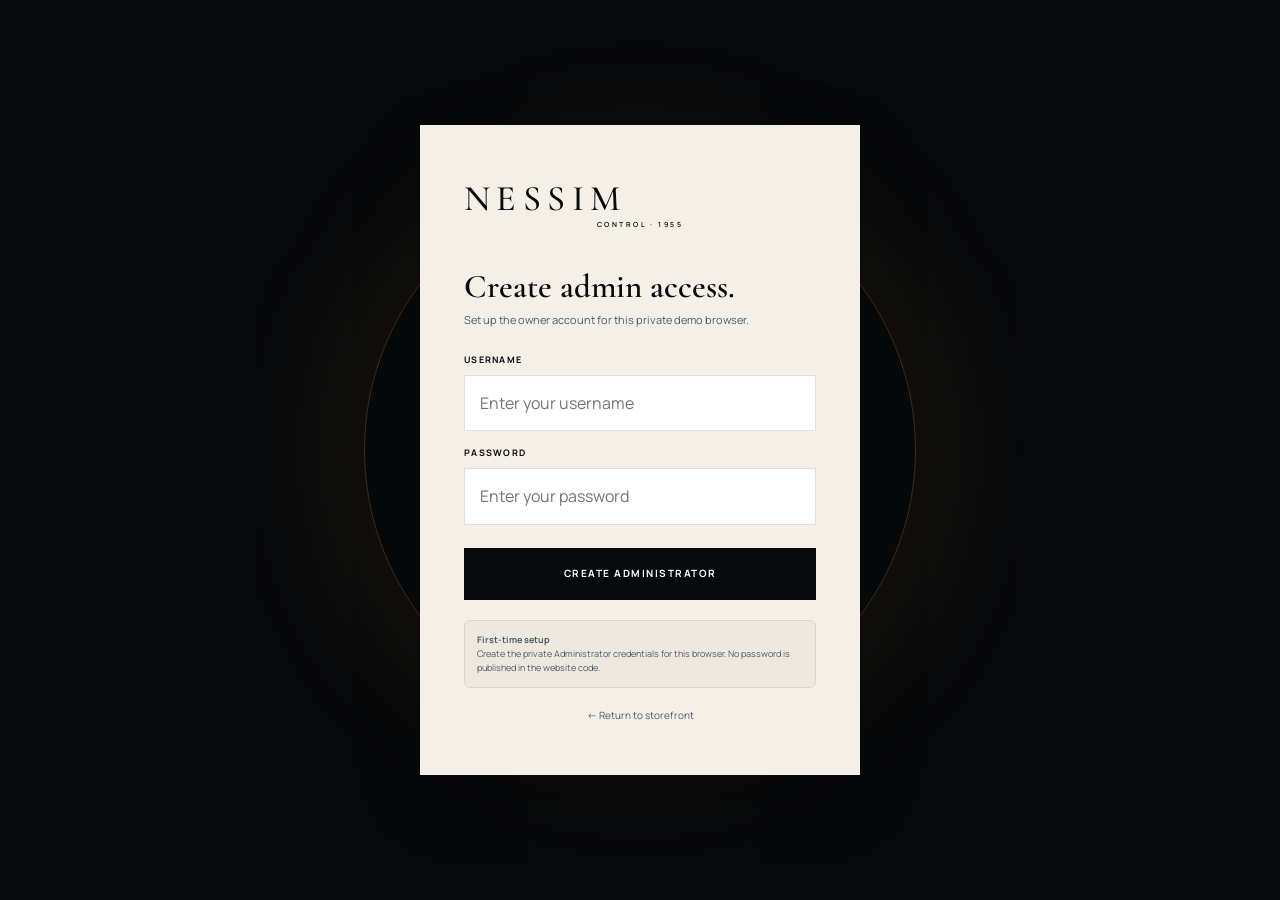
<file: admin-login.html>
<!doctype html><html lang="en"><head><meta charset="utf-8"><meta name="viewport" content="width=device-width,initial-scale=1"><meta name="theme-color" content="#08090b"><title>Staff Login — NESSIM</title><link rel="stylesheet" href="assets/styles.css"></head><body><main class="auth-page"><section class="login-card"><a class="login-brand" href="index.html">NESSIM<small>CONTROL · 1955</small></a><h1 data-title>Welcome back.</h1><p data-subtitle>Secure access for NESSIM administrators and catalog staff.</p><div class="login-error" data-error>Incorrect username or password.</div><form data-login><div class="field"><label>Username</label><input name="username" required autocomplete="username" placeholder="Enter your username"></div><div class="field"><label>Password</label><input name="password" required type="password" minlength="8" autocomplete="current-password" placeholder="Enter your password"></div><button class="button" data-submit style="width:100%;margin-top:8px">Sign in securely</button></form><div class="permission-note" data-note style="display:none;margin-top:20px;color:var(--slate);background:#eee9df;border-color:#ddd4c6"><b>First-time setup</b><br>Create the private Administrator credentials for this browser. No password is published in the website code.</div><a class="back-link" href="index.html">← Return to storefront</a></section></main><script>
async function hash(v){const b=await crypto.subtle.digest('SHA-256',new TextEncoder().encode(v));return [...new Uint8Array(b)].map(x=>x.toString(16).padStart(2,'0')).join('')}
const firstRun=!JSON.parse(localStorage.getItem('nessim_users')||'[]').length;if(firstRun){document.querySelector('[data-title]').textContent='Create admin access.';document.querySelector('[data-subtitle]').textContent='Set up the owner account for this private demo browser.';document.querySelector('[data-submit]').textContent='Create administrator';document.querySelector('[data-note]').style.display='block'}
document.querySelector('[data-login]').onsubmit=async e=>{e.preventDefault();const f=new FormData(e.target),username=f.get('username').trim().toLowerCase(),passwordHash=await hash(f.get('password'));let users=JSON.parse(localStorage.getItem('nessim_users')||'[]'),user;if(!users.length){user={id:'U-001',name:'NESSIM Administrator',username,role:'Administrator',passwordHash,active:true};users=[user];localStorage.setItem('nessim_users',JSON.stringify(users))}else user=users.find(x=>x.username.toLowerCase()===username&&x.passwordHash===passwordHash&&x.active);if(!user){document.querySelector('[data-error]').classList.add('show');return}const session={id:user.id,name:user.name,username:user.username,role:user.role,expires:Date.now()+4*60*60*1000};sessionStorage.setItem('nessim_session',JSON.stringify(session));const activity=JSON.parse(localStorage.getItem('nessim_activity')||'[]');activity.unshift({time:new Date().toISOString(),user:user.name,action:'Signed in to NESSIM Control'});localStorage.setItem('nessim_activity',JSON.stringify(activity.slice(0,100)));location.href='admin.html'};
</script></body></html>
</file>
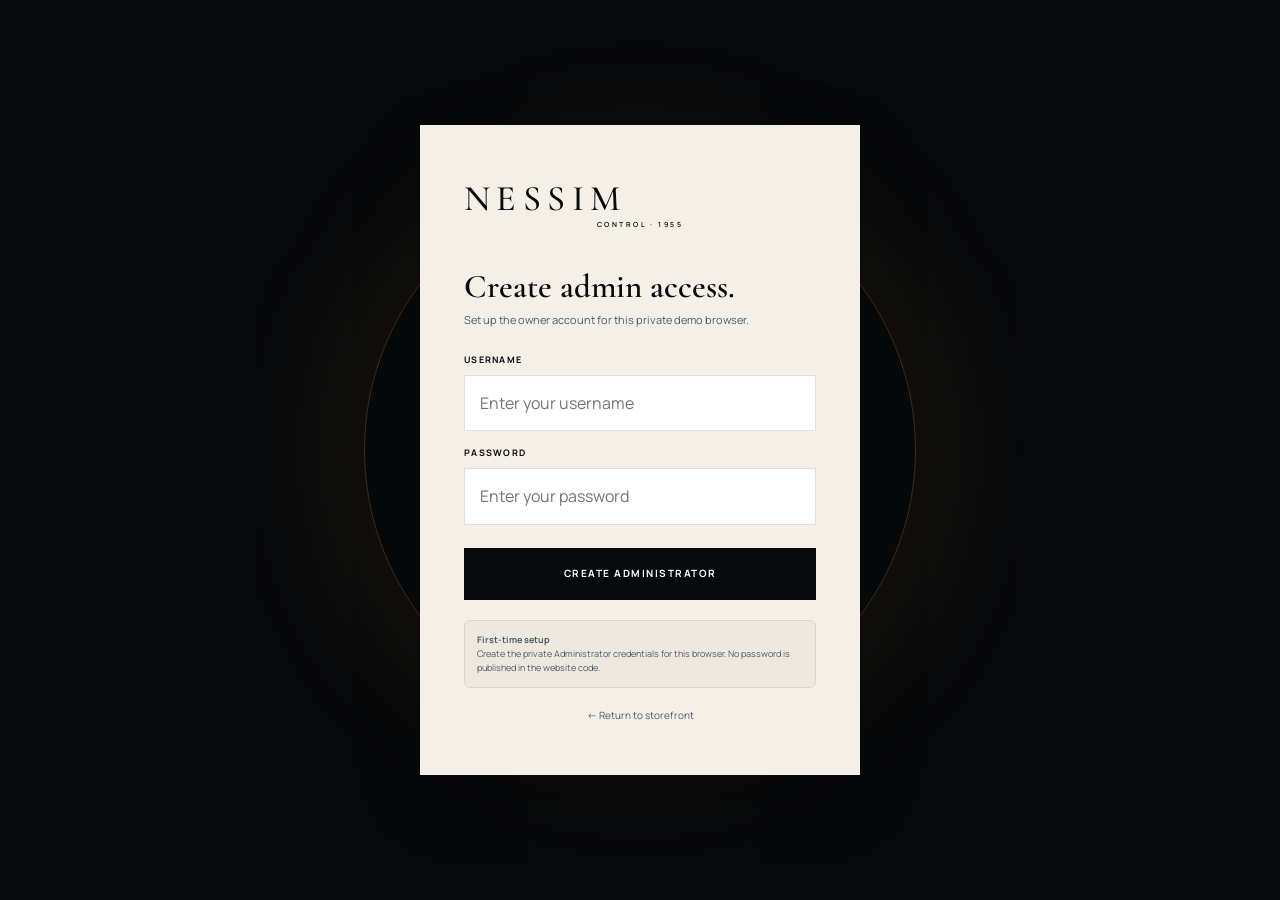
<file: admin.html>
<!doctype html><html lang="en"><head><meta charset="utf-8"><meta name="viewport" content="width=device-width,initial-scale=1"><meta name="theme-color" content="#0c0e11"><title>NESSIM Control</title><link rel="stylesheet" href="assets/styles.css"></head><body class="dashboard-body"><div class="dash-shell"><aside class="sidebar"><div class="sidebar-brand">NESSIM<small>CONTROL CENTER</small></div><nav class="side-nav"></nav><button class="logout" onclick="logout()"><svg class="icon" viewBox="0 0 24 24"><path d="M10 5H4v14h6M14 8l4 4-4 4M8 12h10"/></svg>Sign out</button></aside><main class="dash-content"><header class="dash-top"><div><span class="eyebrow gold">NESSIM CONTROL</span><h1 data-page-title>Store overview</h1></div><div class="admin-chip"><div><b data-user-name></b><br><span data-role></span></div><div class="avatar" data-avatar></div></div></header>
<section class="admin-section active" id="overview"><div class="stat-grid"><article class="dash-card"><small>TODAY'S REVENUE</small><div class="dash-number" id="stat-revenue"></div><span class="positive">↑ 12% vs yesterday</span></article><article class="dash-card"><small>ACTIVE PRODUCTS</small><div class="dash-number" id="stat-products"></div><span class="positive">Live storefront</span></article><article class="dash-card"><small>TOTAL STOCK</small><div class="dash-number" id="stat-stock"></div><span class="positive">All categories</span></article><article class="dash-card"><small>LOW STOCK</small><div class="dash-number" id="stat-low"></div><span class="stock-low">Needs attention</span></article></div><div class="dash-main"><article class="dash-card"><h3 class="serif" style="font-size:22px;margin:0">Revenue · Last 7 days</h3><div class="chart"><div class="bar" style="height:25%" data-day="MON"></div><div class="bar" style="height:41%" data-day="TUE"></div><div class="bar" style="height:52%" data-day="WED"></div><div class="bar" style="height:48%" data-day="THU"></div><div class="bar" style="height:68%" data-day="FRI"></div><div class="bar" style="height:84%" data-day="SAT"></div><div class="bar" style="height:100%" data-day="SUN"></div></div></article><article class="dash-card"><h3 class="serif" style="font-size:22px;margin:0 0 12px">Recent operations</h3><div class="order"><span>#1048 · Floral Grace</span><span class="status">Processing</span></div><div class="order"><span>#1047 · Royal Blue Ring</span><span class="status">Shipped</span></div><div class="order"><span>#1046 · Drop Earrings</span><span class="status">Processing</span></div><div class="low-stock">⚠ Low stock alert · Check the product inventory.</div></article></div></section>
<section class="admin-section" id="products"><div class="admin-title-row"><input class="search-input" id="product-search" placeholder="Search products…" oninput="renderProductsAdmin()"><button class="admin-button" onclick="editProduct()">+ Add product</button></div><div class="permission-note">Administrators and Catalog Staff can add, edit and remove storefront products. Every action is recorded.</div><div class="table-wrap"><table class="admin-table"><thead><tr><th>Product</th><th>Category</th><th>Price</th><th>Stock</th><th>Status</th><th>Actions</th></tr></thead><tbody id="product-rows"></tbody></table></div></section>
<section class="admin-section" id="orders"><div class="admin-title-row"><h2>Orders</h2><input class="search-input" placeholder="Search order…"></div><div class="table-wrap"><table class="admin-table"><thead><tr><th>Order</th><th>Client</th><th>Product</th><th>Total</th><th>Status</th><th>Action</th></tr></thead><tbody id="order-rows"></tbody></table></div></section>
<section class="admin-section" id="staff"><div class="admin-title-row"><h2>Team access</h2><button class="admin-button" onclick="openModal('staff-modal')">+ Add staff member</button></div><div class="permission-note"><b>Administrator</b> controls everything, including accounts and activity. <b>Catalog Staff</b> manages products and views orders only.</div><div class="table-wrap"><table class="admin-table"><thead><tr><th>Name</th><th>Username</th><th>Role</th><th>Status</th><th>Action</th></tr></thead><tbody id="staff-rows"></tbody></table></div></section>
<section class="admin-section" id="activity"><div class="admin-title-row"><h2>Operations history</h2></div><div class="activity-list" id="activity-list"></div></section></main></div>
<nav class="mobile-bar" data-admin-mobile></nav>
<div class="admin-modal-backdrop" id="product-modal"><div class="admin-modal"><h2 id="product-modal-title">Add product</h2><form class="admin-form" id="product-form"><input type="hidden" name="original"><div class="field"><label>Product ID</label><input name="id" required></div><div class="field"><label>Product name</label><input name="name" required></div><div class="field"><label>Category</label><select name="category"><option>Necklaces</option><option>Rings</option><option>Earrings</option></select></div><div class="field"><label>Status label</label><input name="status" required></div><div class="field"><label>Price EGP</label><input name="price" required type="number" min="0"></div><div class="field"><label>Stock quantity</label><input name="stock" required type="number" min="0"></div><div class="field full"><label>Product image URL</label><input name="image" type="url"></div><div class="field full modal-actions"><button type="button" class="secondary-btn" onclick="closeModals()">Cancel</button><button class="admin-button">Save product</button></div></form></div></div>
<div class="admin-modal-backdrop" id="staff-modal"><div class="admin-modal"><h2>Create staff access</h2><form class="admin-form" id="staff-form"><div class="field"><label>Full name</label><input name="name" required></div><div class="field"><label>Username</label><input name="username" required></div><div class="field"><label>Role</label><select name="role"><option>Catalog Staff</option><option>Administrator</option></select></div><div class="field"><label>Temporary password</label><input name="password" required type="password" minlength="8"></div><div class="field full modal-actions"><button type="button" class="secondary-btn" onclick="closeModals()">Cancel</button><button class="admin-button">Create account</button></div></form></div></div><div class="toast" id="toast"></div><script src="assets/app.js?v=2"></script><script src="assets/admin.js?v=2"></script></body></html>
</file>
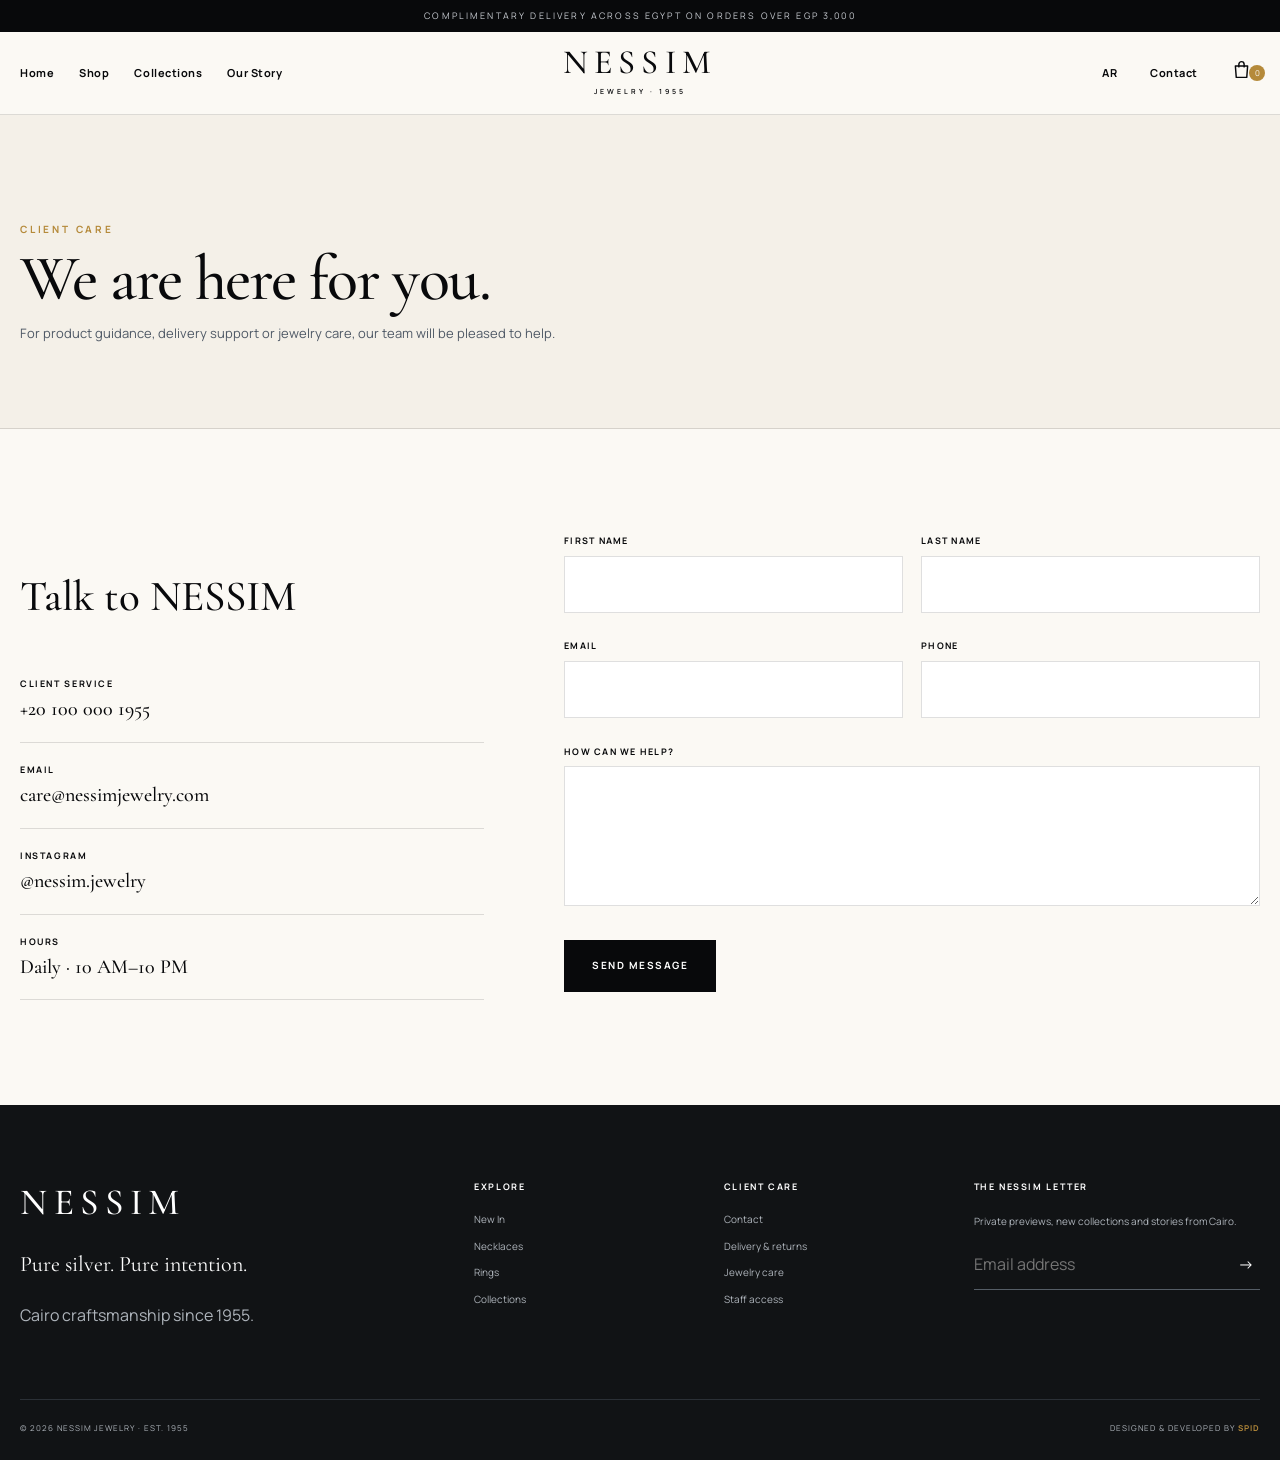
<file: contact.html>
<!doctype html><html lang="en"><head><meta charset="utf-8"><meta name="viewport" content="width=device-width,initial-scale=1"><title>Contact — NESSIM Jewelry</title><link rel="stylesheet" href="assets/styles.css"></head><body><div data-header></div><main><section class="page-hero"><div class="container"><span class="eyebrow gold">Client care</span><h1>We are here for you.</h1><p>For product guidance, delivery support or jewelry care, our team will be pleased to help.</p></div></section><section class="section"><div class="container contact-grid"><div class="contact-details"><h2>Talk to NESSIM</h2><div class="detail"><b>Client service</b><span>+20 100 000 1955</span></div><div class="detail"><b>Email</b><span>care@nessimjewelry.com</span></div><div class="detail"><b>Instagram</b><span>@nessim.jewelry</span></div><div class="detail"><b>Hours</b><span>Daily · 10 AM–10 PM</span></div></div><form class="form" onsubmit="event.preventDefault();alert('Thank you. The NESSIM team will contact you shortly.');this.reset()"><div class="field"><label>First name</label><input required></div><div class="field"><label>Last name</label><input required></div><div class="field"><label>Email</label><input required type="email"></div><div class="field"><label>Phone</label><input type="tel"></div><div class="field full"><label>How can we help?</label><textarea required></textarea></div><div class="field full"><button class="button">Send message</button></div></form></div></section></main><div data-footer></div><div data-mobile-bar></div><script src="assets/app.js"></script><script>renderShell('contact')</script></body></html>
</file>
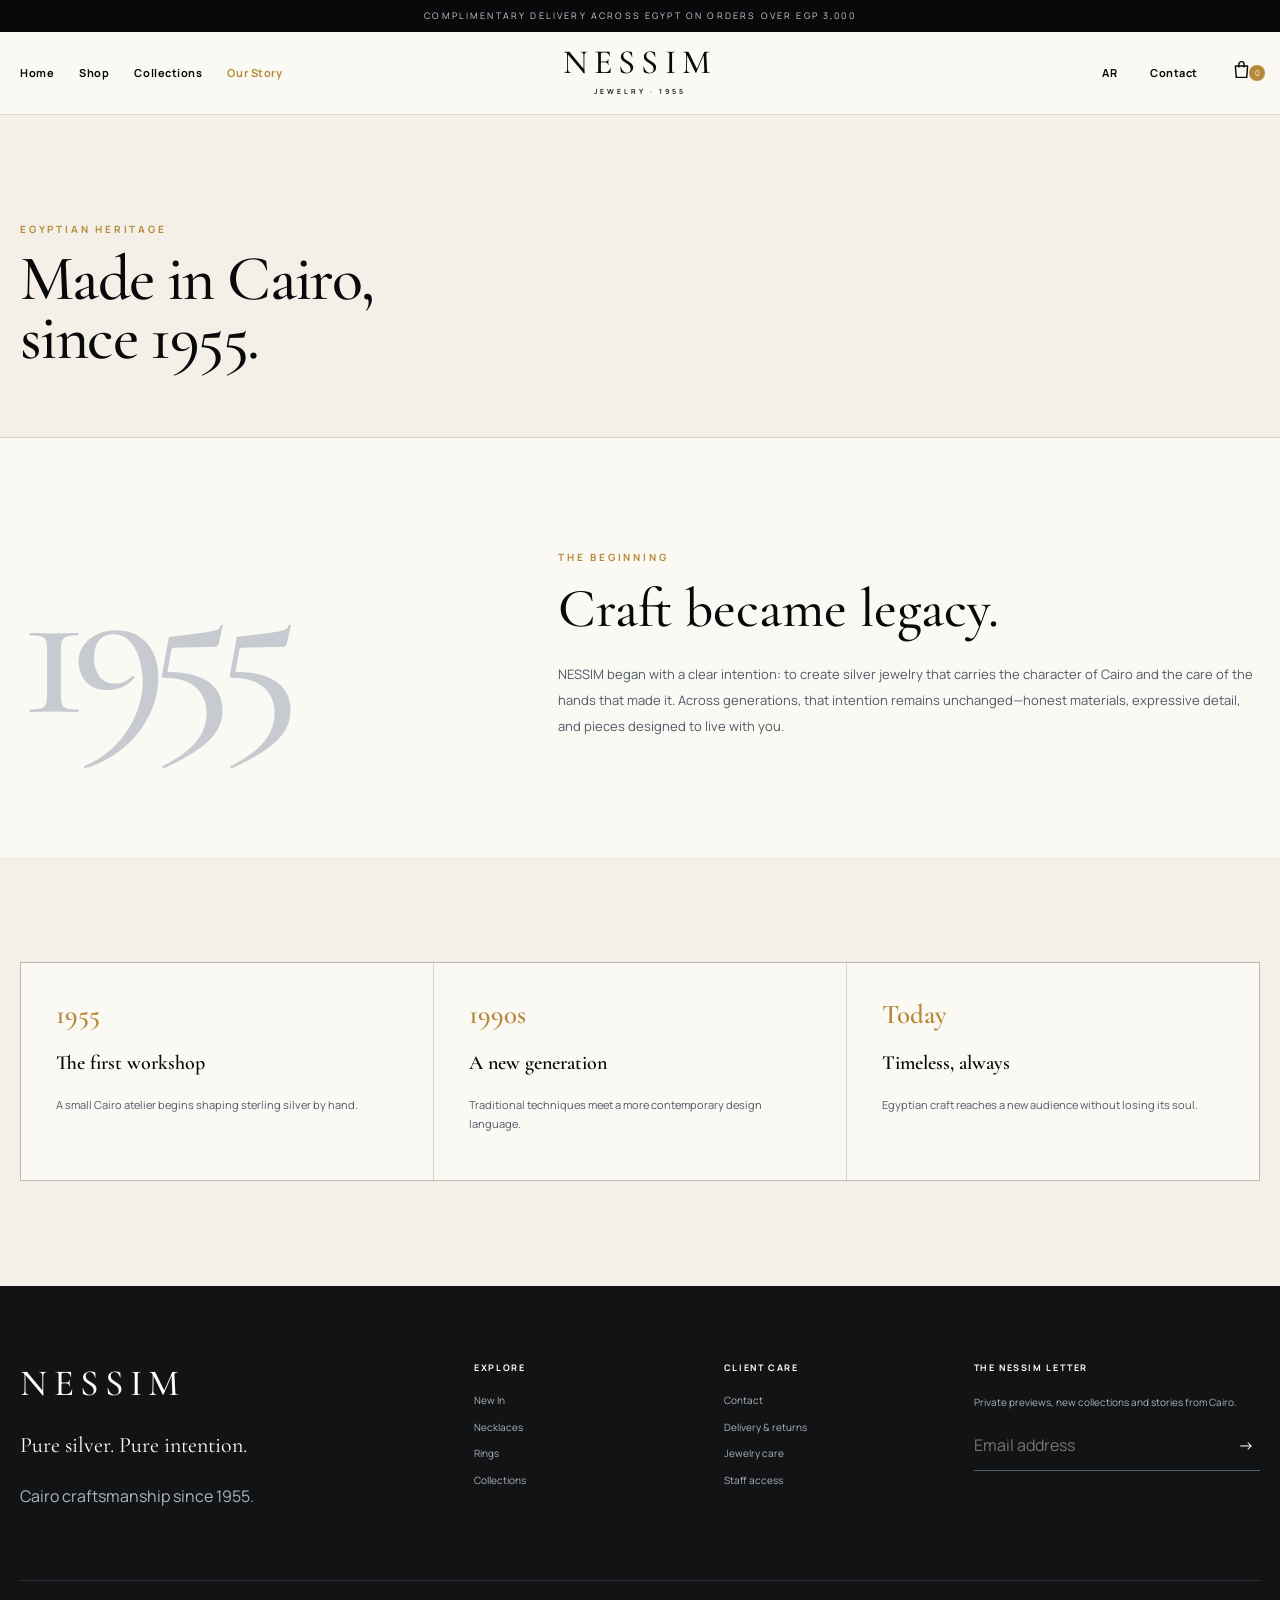
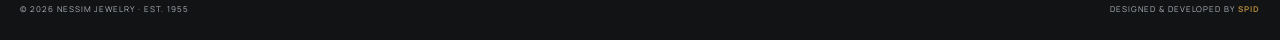
<file: story.html>
<!doctype html><html lang="en"><head><meta charset="utf-8"><meta name="viewport" content="width=device-width,initial-scale=1"><title>Our Story — NESSIM Jewelry</title><link rel="stylesheet" href="assets/styles.css"></head><body><div data-header></div><main><section class="page-hero"><div class="container"><span class="eyebrow gold">Egyptian heritage</span><h1>Made in Cairo,<br>since 1955.</h1></div></section><section class="section"><div class="container story-grid"><div class="story-year">1955</div><div class="story-copy"><span class="eyebrow gold">The beginning</span><h2>Craft became legacy.</h2><p>NESSIM began with a clear intention: to create silver jewelry that carries the character of Cairo and the care of the hands that made it. Across generations, that intention remains unchanged—honest materials, expressive detail, and pieces designed to live with you.</p></div></div></section><section class="section" style="background:var(--ivory)"><div class="container timeline"><article><b>1955</b><h3>The first workshop</h3><p>A small Cairo atelier begins shaping sterling silver by hand.</p></article><article><b>1990s</b><h3>A new generation</h3><p>Traditional techniques meet a more contemporary design language.</p></article><article><b>Today</b><h3>Timeless, always</h3><p>Egyptian craft reaches a new audience without losing its soul.</p></article></div></section></main><div data-footer></div><div data-mobile-bar></div><script src="assets/app.js"></script><script>renderShell('story')</script></body></html>
</file>
<file: assets/styles.css>
@import url('https://fonts.googleapis.com/css2?family=Cormorant+Garamond:wght@400;500;600;700&family=Manrope:wght@400;500;600;700&display=swap');

:root{--ink:#08090b;--ivory:#f4f0e8;--paper:#fbf9f4;--silver:#c7cbd1;--gold:#b58a3a;--slate:#4f5966;--line:rgba(8,9,11,.13);--serif:'Cormorant Garamond',Georgia,serif;--sans:'Manrope',Arial,sans-serif;--shadow:0 24px 70px rgba(8,9,11,.13)}
*{box-sizing:border-box}html{scroll-behavior:smooth}body{margin:0;background:var(--paper);color:var(--ink);font-family:var(--sans);line-height:1.55}body.menu-open{overflow:hidden}img{display:block;width:100%;height:100%;object-fit:cover}a{color:inherit;text-decoration:none}button,input,textarea{font:inherit}button{cursor:pointer}.container{width:min(1240px,calc(100% - 40px));margin-inline:auto}.serif{font-family:var(--serif)}.eyebrow{font-size:10px;font-weight:700;letter-spacing:.28em;text-transform:uppercase}.gold{color:var(--gold)}
.announcement{background:var(--ink);color:var(--silver);padding:9px 16px;text-align:center;font-size:9px;letter-spacing:.24em;text-transform:uppercase}.site-header{position:sticky;top:0;z-index:30;background:rgba(251,249,244,.94);backdrop-filter:blur(18px);border-bottom:1px solid var(--line)}.header-row{height:82px;display:grid;grid-template-columns:1fr auto 1fr;align-items:center}.nav-links,.header-tools{display:flex;align-items:center;gap:25px}.header-tools{justify-content:flex-end}.nav-links a,.header-tools a,.lang{font-size:11px;font-weight:700;letter-spacing:.05em}.nav-links a:hover,.header-tools a:hover,.nav-links a.active{color:var(--gold)}.brand{font:500 34px/.78 var(--serif);letter-spacing:.18em;text-align:center}.brand small{display:block;margin-top:11px;font:600 7px var(--sans);letter-spacing:.42em}.icon-btn,.menu-toggle,.lang{border:0;background:none;color:inherit;padding:8px}.icon{width:21px;height:21px;fill:none;stroke:currentColor;stroke-width:1.65;stroke-linecap:round;stroke-linejoin:round}.menu-toggle{display:none}.bag-count{position:absolute;min-width:16px;height:16px;border-radius:10px;background:var(--gold);color:white;font-size:8px;display:grid;place-items:center;margin:-22px 0 0 18px}.mobile-menu{display:none}
.hero{min-height:700px;position:relative;display:flex;align-items:center;overflow:hidden;background:#cdc2b4}.hero>img{position:absolute;inset:0}.hero:after{content:'';position:absolute;inset:0;background:linear-gradient(90deg,rgba(244,240,232,.99),rgba(244,240,232,.74) 38%,rgba(244,240,232,.06) 72%)}.hero-copy{position:relative;z-index:2;width:min(1240px,calc(100% - 40px));margin:auto}.hero h1{font:500 clamp(58px,7.5vw,100px)/.82 var(--serif);letter-spacing:-.055em;margin:25px 0 28px;max-width:700px}.hero p{font:500 clamp(17px,2vw,24px) var(--serif);letter-spacing:.06em;margin:0 0 36px}.button{display:inline-flex;align-items:center;justify-content:center;gap:10px;min-height:52px;padding:0 27px;border:1px solid var(--ink);background:var(--ink);color:#fff;font-size:10px;font-weight:700;letter-spacing:.15em;text-transform:uppercase;transition:.25s}.button:hover{background:var(--gold);border-color:var(--gold)}.button.outline{background:transparent;color:var(--ink)}.button.light{background:var(--ivory);border-color:var(--ivory);color:var(--ink)}
.section{padding:105px 0}.section-header{display:flex;justify-content:space-between;align-items:end;margin-bottom:36px}.section-header h2,.page-hero h1{font:500 clamp(42px,5vw,66px)/.92 var(--serif);margin:10px 0 0;letter-spacing:-.025em}.text-link{font-size:10px;font-weight:700;letter-spacing:.13em;text-transform:uppercase;border-bottom:1px solid;padding-bottom:4px}.product-grid{display:grid;grid-template-columns:repeat(3,1fr);gap:20px}.product-card{position:relative}.product-image{aspect-ratio:4/5;overflow:hidden;background:#ddd6cb;position:relative}.product-image img{transition:transform .65s ease;filter:saturate(.78)}.product-card:hover img{transform:scale(1.035)}.label{position:absolute;top:14px;left:14px;background:var(--ivory);padding:7px 10px;font-size:8px;font-weight:700;letter-spacing:.13em;text-transform:uppercase}.wish{position:absolute;right:14px;top:14px;width:40px;height:40px;border:0;border-radius:50%;background:rgba(244,240,232,.92)}.quick-add{position:absolute;left:14px;right:14px;bottom:14px;min-height:44px;border:0;background:rgba(8,9,11,.92);color:#fff;font-size:9px;font-weight:700;letter-spacing:.13em;text-transform:uppercase;opacity:0;transform:translateY(10px);transition:.25s}.product-card:hover .quick-add{opacity:1;transform:none}.product-meta{display:flex;justify-content:space-between;gap:12px;padding:18px 2px}.product-meta h3{font:600 21px/1.05 var(--serif);margin:0 0 5px}.product-meta small{color:var(--slate);font-size:10px}.price{font:600 18px var(--serif);white-space:nowrap}
.editorial{display:grid;grid-template-columns:1fr 1fr;min-height:650px;background:var(--ink);color:var(--ivory)}.editorial-media{overflow:hidden}.editorial-copy{padding:9vw;display:flex;flex-direction:column;justify-content:center}.editorial-copy h2{font:500 clamp(52px,6vw,84px)/.84 var(--serif);margin:25px 0}.editorial-copy p{color:var(--silver);font-size:13px;line-height:1.9;max-width:520px}.rule{width:70px;height:1px;background:var(--gold);margin:10px 0 28px}.values{display:grid;grid-template-columns:repeat(4,1fr);border-top:1px solid var(--line);border-bottom:1px solid var(--line)}.value{padding:42px 30px;border-right:1px solid var(--line)}.value:last-child{border:0}.value .icon{color:var(--gold);width:28px;height:28px}.value h3{font:600 20px var(--serif);margin:17px 0 6px}.value p{font-size:10px;color:var(--slate);margin:0}
.page-hero{padding:100px 0 70px;background:var(--ivory);border-bottom:1px solid var(--line)}.page-hero p{max-width:620px;color:var(--slate);font-size:13px;line-height:1.8}.filters{display:flex;gap:9px;overflow:auto;margin-bottom:30px}.filter{border:1px solid var(--line);border-radius:30px;background:none;padding:10px 18px;font-size:10px;white-space:nowrap}.filter.active,.filter:hover{background:var(--ink);color:white}.collection-grid{display:grid;grid-template-columns:1.15fr .85fr;gap:20px}.collection-card{height:620px;position:relative;overflow:hidden}.collection-card.small{height:300px;margin-bottom:20px}.collection-card:after{content:'';position:absolute;inset:0;background:linear-gradient(0deg,rgba(0,0,0,.72),transparent 65%)}.collection-card img{transition:.6s}.collection-card:hover img{transform:scale(1.03)}.collection-caption{position:absolute;z-index:2;left:30px;right:30px;bottom:27px;color:white}.collection-caption h2{font:500 42px var(--serif);margin:5px 0}.collection-caption p{font-size:11px;color:var(--silver)}
.story-grid{display:grid;grid-template-columns:.8fr 1.2fr;gap:70px;align-items:center}.story-year{font:500 clamp(110px,16vw,220px)/.7 var(--serif);color:var(--silver);letter-spacing:-.08em}.story-copy h2{font:500 55px/.95 var(--serif);margin:15px 0 25px}.story-copy p{font-size:13px;color:var(--slate);line-height:2}.timeline{display:grid;grid-template-columns:repeat(3,1fr);gap:1px;background:var(--line);border:1px solid var(--line)}.timeline article{background:var(--paper);padding:35px}.timeline b{font:600 27px var(--serif);color:var(--gold)}.timeline h3{font:600 20px var(--serif)}.timeline p{font-size:11px;color:var(--slate);line-height:1.8}
.contact-grid{display:grid;grid-template-columns:.8fr 1.2fr;gap:80px}.contact-details h2{font:500 43px var(--serif)}.detail{padding:20px 0;border-bottom:1px solid var(--line)}.detail b{display:block;font-size:9px;letter-spacing:.18em;text-transform:uppercase;margin-bottom:6px}.detail span{font:500 20px var(--serif)}.form{display:grid;grid-template-columns:1fr 1fr;gap:18px}.field.full{grid-column:1/-1}.field label{display:block;font-size:9px;font-weight:700;letter-spacing:.14em;text-transform:uppercase;margin-bottom:8px}.field input,.field textarea{width:100%;border:1px solid var(--line);background:white;padding:15px;outline:none}.field input:focus,.field textarea:focus{border-color:var(--gold)}.field textarea{min-height:140px;resize:vertical}
.auth-page{min-height:100dvh;background:var(--ink);display:grid;place-items:center;padding:24px;position:relative;overflow:hidden}.auth-page:before{content:'';position:absolute;width:550px;height:550px;border:1px solid rgba(181,138,58,.3);border-radius:50%;box-shadow:0 0 160px rgba(181,138,58,.12)}.login-card{position:relative;z-index:2;width:min(440px,100%);background:var(--ivory);padding:52px 44px;box-shadow:var(--shadow)}.login-brand{text-align:center;font:500 36px var(--serif);letter-spacing:.18em}.login-brand small{display:block;font:600 7px var(--sans);letter-spacing:.35em}.login-card h1{font:600 33px var(--serif);margin:38px 0 5px}.login-card>p{font-size:11px;color:var(--slate);margin:0 0 25px}.login-card .field{margin-bottom:15px}.login-error{display:none;color:#9b4039;background:#f2dfdb;padding:10px;font-size:10px;margin-bottom:15px}.login-error.show{display:block}.back-link{display:block;text-align:center;font-size:10px;margin-top:20px;color:var(--slate)}
.dashboard-body{background:#0c0e11;color:#fff;min-height:100dvh}.dash-shell{display:grid;grid-template-columns:245px 1fr}.sidebar{position:sticky;top:0;height:100dvh;padding:30px 20px;background:#111419;border-right:1px solid #252a31}.sidebar-brand{font:500 28px var(--serif);letter-spacing:.17em;padding:0 10px 35px}.sidebar-brand small{display:block;color:var(--gold);font:600 7px var(--sans);letter-spacing:.25em}.side-nav{display:grid;gap:7px}.side-nav a,.logout{display:flex;align-items:center;gap:13px;padding:13px;border:0;border-radius:7px;background:none;color:#aeb4bc;font-size:11px;text-align:left}.side-nav a.active,.side-nav a:hover,.logout:hover{background:#20252c;color:#fff}.side-nav .icon{width:19px}.logout{position:absolute;bottom:25px;left:20px;right:20px;width:calc(100% - 40px)}.dash-content{padding:35px 3vw}.dash-top{display:flex;justify-content:space-between;align-items:center;margin-bottom:30px}.dash-top h1{font:500 38px var(--serif);margin:0}.admin-chip{display:flex;align-items:center;gap:10px;font-size:10px}.avatar{width:35px;height:35px;border-radius:50%;display:grid;place-items:center;background:var(--gold);font-weight:700}.stat-grid{display:grid;grid-template-columns:repeat(4,1fr);gap:14px}.dash-card{background:#15191e;border:1px solid #272d35;border-radius:10px;padding:20px}.dash-card small{font-size:9px;color:#8e96a0;letter-spacing:.1em}.dash-number{font:600 31px var(--serif);margin:8px 0}.positive{font-size:9px;color:#62bc8d}.dash-main{display:grid;grid-template-columns:1.55fr 1fr;gap:14px;margin-top:14px}.chart{height:260px;display:flex;align-items:end;gap:10px;padding-top:45px}.bar{flex:1;min-height:10%;background:linear-gradient(var(--silver),var(--slate));position:relative}.bar:after{content:attr(data-day);position:absolute;top:calc(100% + 8px);left:50%;transform:translateX(-50%);font-size:7px;color:#6f7780}.order{display:grid;grid-template-columns:1fr auto;gap:8px;padding:14px 0;border-bottom:1px solid #2a3038;font-size:10px}.status{color:#74c89c;background:#173427;border-radius:8px;padding:4px 7px}.low-stock{margin-top:14px;background:#241d12;border:1px solid #56421f;border-radius:8px;padding:14px;color:#ddbf7d;font-size:10px}
.drawer-backdrop{position:fixed;inset:0;z-index:50;background:rgba(0,0,0,.55);opacity:0;pointer-events:none;transition:.25s}.drawer-backdrop.show{opacity:1;pointer-events:auto}.cart-drawer{position:fixed;z-index:51;right:0;top:0;width:min(430px,100%);height:100dvh;background:var(--paper);transform:translateX(100%);transition:.3s;padding:24px;display:flex;flex-direction:column}.cart-drawer.open{transform:none}.drawer-head{display:flex;justify-content:space-between;align-items:center;border-bottom:1px solid var(--line);padding-bottom:18px}.drawer-head h2{font:600 31px var(--serif);margin:0}.close-btn{border:0;background:none;font-size:25px}.cart-items{flex:1;overflow:auto}.empty{padding:70px 10px;text-align:center;font:500 20px var(--serif);color:var(--slate)}.cart-item{display:grid;grid-template-columns:70px 1fr auto;gap:12px;padding:16px 0;border-bottom:1px solid var(--line)}.cart-item img{height:78px}.cart-item h4{font:600 16px var(--serif);margin:5px 0}.cart-item small{font-size:9px;color:var(--slate)}.remove-item{border:0;background:none;color:#9b4039;font-size:9px}.cart-total{display:flex;justify-content:space-between;font:600 21px var(--serif);padding:18px 0}.mobile-bar{display:none}
footer{background:#111315;color:#aeb4bb;padding:75px 0 25px}.footer-grid{display:grid;grid-template-columns:2fr 1fr 1fr 1.4fr;gap:45px}.footer-brand{font:500 37px var(--serif);letter-spacing:.18em;color:white}.footer-col h4{color:white;font-size:9px;letter-spacing:.18em;text-transform:uppercase;margin:0 0 18px}.footer-col a{display:block;font-size:10px;margin:11px 0}.footer-col p{font-size:10px;line-height:1.8}.newsletter{display:flex;border-bottom:1px solid #555d66}.newsletter input{width:100%;border:0;background:none;color:white;padding:12px 0;outline:none}.newsletter button{border:0;background:none;color:white}.copyright{display:flex;justify-content:space-between;margin-top:55px;padding-top:22px;border-top:1px solid #2b3036;font-size:8px;letter-spacing:.12em}.spid{color:var(--gold);font-weight:700}
@media(max-width:980px){.nav-links{display:none}.menu-toggle{display:block}.header-row{height:70px}.mobile-menu{position:fixed;display:block;z-index:29;inset:100px 0 auto;background:var(--paper);padding:25px 20px;border-bottom:1px solid var(--line);transform:translateY(-150%);transition:.3s}.mobile-menu.open{transform:none}.mobile-menu a{display:block;font:600 26px var(--serif);padding:8px 0}.hero{min-height:620px}.hero:after{background:linear-gradient(0deg,rgba(244,240,232,.98),rgba(244,240,232,.1))}.hero-copy{align-self:end;padding-bottom:65px}.product-grid{grid-template-columns:repeat(2,1fr)}.editorial{grid-template-columns:1fr}.editorial-media{min-height:500px}.values{grid-template-columns:1fr 1fr}.collection-card{height:520px}.story-grid{grid-template-columns:1fr;gap:20px}.timeline{grid-template-columns:1fr}.contact-grid{grid-template-columns:1fr}.footer-grid{grid-template-columns:1fr 1fr}.dash-shell{grid-template-columns:1fr}.sidebar{display:none}.stat-grid{grid-template-columns:1fr 1fr}.dash-content{padding:25px 18px 90px}.mobile-bar{position:fixed;z-index:40;left:10px;right:10px;bottom:10px;display:grid;grid-template-columns:repeat(4,1fr);background:rgba(251,249,244,.96);color:var(--ink);border:1px solid rgba(8,9,11,.1);border-radius:20px;box-shadow:0 15px 40px rgba(0,0,0,.15);padding:7px;backdrop-filter:blur(15px)}.mobile-bar a,.mobile-bar button{border:0;background:none;border-radius:14px;display:grid;place-items:center;gap:3px;padding:8px 3px;font-size:7px;font-weight:700;letter-spacing:.06em}.mobile-bar a.active{background:var(--ink);color:white}.mobile-bar .icon{width:19px;height:19px}.quick-add{opacity:1;transform:none}.dashboard-body .mobile-bar{background:#171b20;color:#d8dce1;border-color:#292f37}.dashboard-body .mobile-bar a.active{background:var(--gold)}}
@media(max-width:620px){.container{width:min(100% - 28px,1240px)}.announcement{font-size:7px}.brand{font-size:25px}.brand small{font-size:6px}.hide-mobile{display:none}.hero{min-height:590px}.hero h1{font-size:59px}.section{padding:74px 0}.section-header{align-items:start}.product-grid{grid-template-columns:1fr}.product-image{aspect-ratio:4/4.7}.editorial-media{min-height:390px}.editorial-copy{padding:70px 24px}.values{grid-template-columns:1fr}.value{border-right:0;border-bottom:1px solid var(--line)}.collection-grid{grid-template-columns:1fr}.collection-card,.collection-card.small{height:430px}.story-year{font-size:125px}.story-copy h2{font-size:43px}.form{grid-template-columns:1fr}.field.full{grid-column:auto}.login-card{padding:42px 24px}.stat-grid{grid-template-columns:1fr}.dash-main{grid-template-columns:1fr}.copyright{display:block;line-height:2}.footer-grid{grid-template-columns:1fr}.page-hero{padding:70px 0 50px}}

/* Admin operations */
.admin-section{display:none}.admin-section.active{display:block}.admin-title-row{display:flex;justify-content:space-between;align-items:center;margin:0 0 18px}.admin-title-row h2{font:600 28px var(--serif);margin:0}.admin-button{border:0;border-radius:6px;background:var(--gold);color:#fff;padding:11px 15px;font-size:9px;font-weight:700;letter-spacing:.08em;text-transform:uppercase}.table-wrap{overflow:auto;background:#15191e;border:1px solid #272d35;border-radius:10px}.admin-table{width:100%;border-collapse:collapse;min-width:720px}.admin-table th,.admin-table td{padding:14px 16px;text-align:left;border-bottom:1px solid #272d35;font-size:10px}.admin-table th{color:#89919b;font-size:8px;letter-spacing:.12em;text-transform:uppercase}.admin-table tr:last-child td{border:0}.product-cell{display:flex;align-items:center;gap:11px}.product-cell img{width:42px;height:48px;border-radius:4px}.stock-low{color:#e3a66d}.table-action{border:1px solid #37404a;background:none;color:#d2d6dc;border-radius:5px;padding:6px 9px;font-size:8px;margin-right:4px}.table-action.danger{color:#e38a84;border-color:#653b3c}.activity-list{display:grid;gap:9px}.activity-row{display:grid;grid-template-columns:34px 1fr auto;gap:12px;align-items:center;background:#15191e;border:1px solid #272d35;border-radius:8px;padding:13px}.activity-dot{width:31px;height:31px;border-radius:50%;display:grid;place-items:center;background:#222832;color:var(--gold)}.activity-row b{display:block;font-size:10px}.activity-row span{font-size:8px;color:#858d97}.admin-modal-backdrop{position:fixed;inset:0;z-index:60;background:rgba(0,0,0,.7);display:none;place-items:center;padding:20px}.admin-modal-backdrop.open{display:grid}.admin-modal{width:min(520px,100%);max-height:90dvh;overflow:auto;background:#171b20;border:1px solid #303740;border-radius:12px;padding:26px}.admin-modal h2{font:600 29px var(--serif);margin:0 0 20px}.admin-form{display:grid;grid-template-columns:1fr 1fr;gap:14px}.admin-form .field.full{grid-column:1/-1}.admin-form label{color:#9ba3ad}.admin-form input,.admin-form select{width:100%;background:#0f1216;color:#fff;border:1px solid #343b44;padding:12px;border-radius:5px}.modal-actions{display:flex;justify-content:flex-end;gap:9px;margin-top:20px}.secondary-btn{border:1px solid #3a424c;background:none;color:#fff;padding:10px 15px;border-radius:5px;font-size:9px}.permission-note{font-size:9px;color:#8f97a1;background:#101318;border:1px solid #292f37;border-radius:6px;padding:12px;margin-bottom:18px}.search-input{background:#111419;color:#fff;border:1px solid #303741;border-radius:6px;padding:10px 13px;font-size:10px;min-width:220px}.toast{position:fixed;z-index:80;right:24px;bottom:24px;background:var(--gold);color:#fff;border-radius:7px;padding:12px 16px;font-size:10px;transform:translateY(100px);opacity:0;transition:.25s}.toast.show{transform:none;opacity:1}@media(max-width:620px){.admin-title-row{align-items:flex-start;gap:10px}.search-input{min-width:0;width:145px}.admin-form{grid-template-columns:1fr}.admin-form .field.full{grid-column:auto}.dash-top h1{font-size:31px}}
</file>
